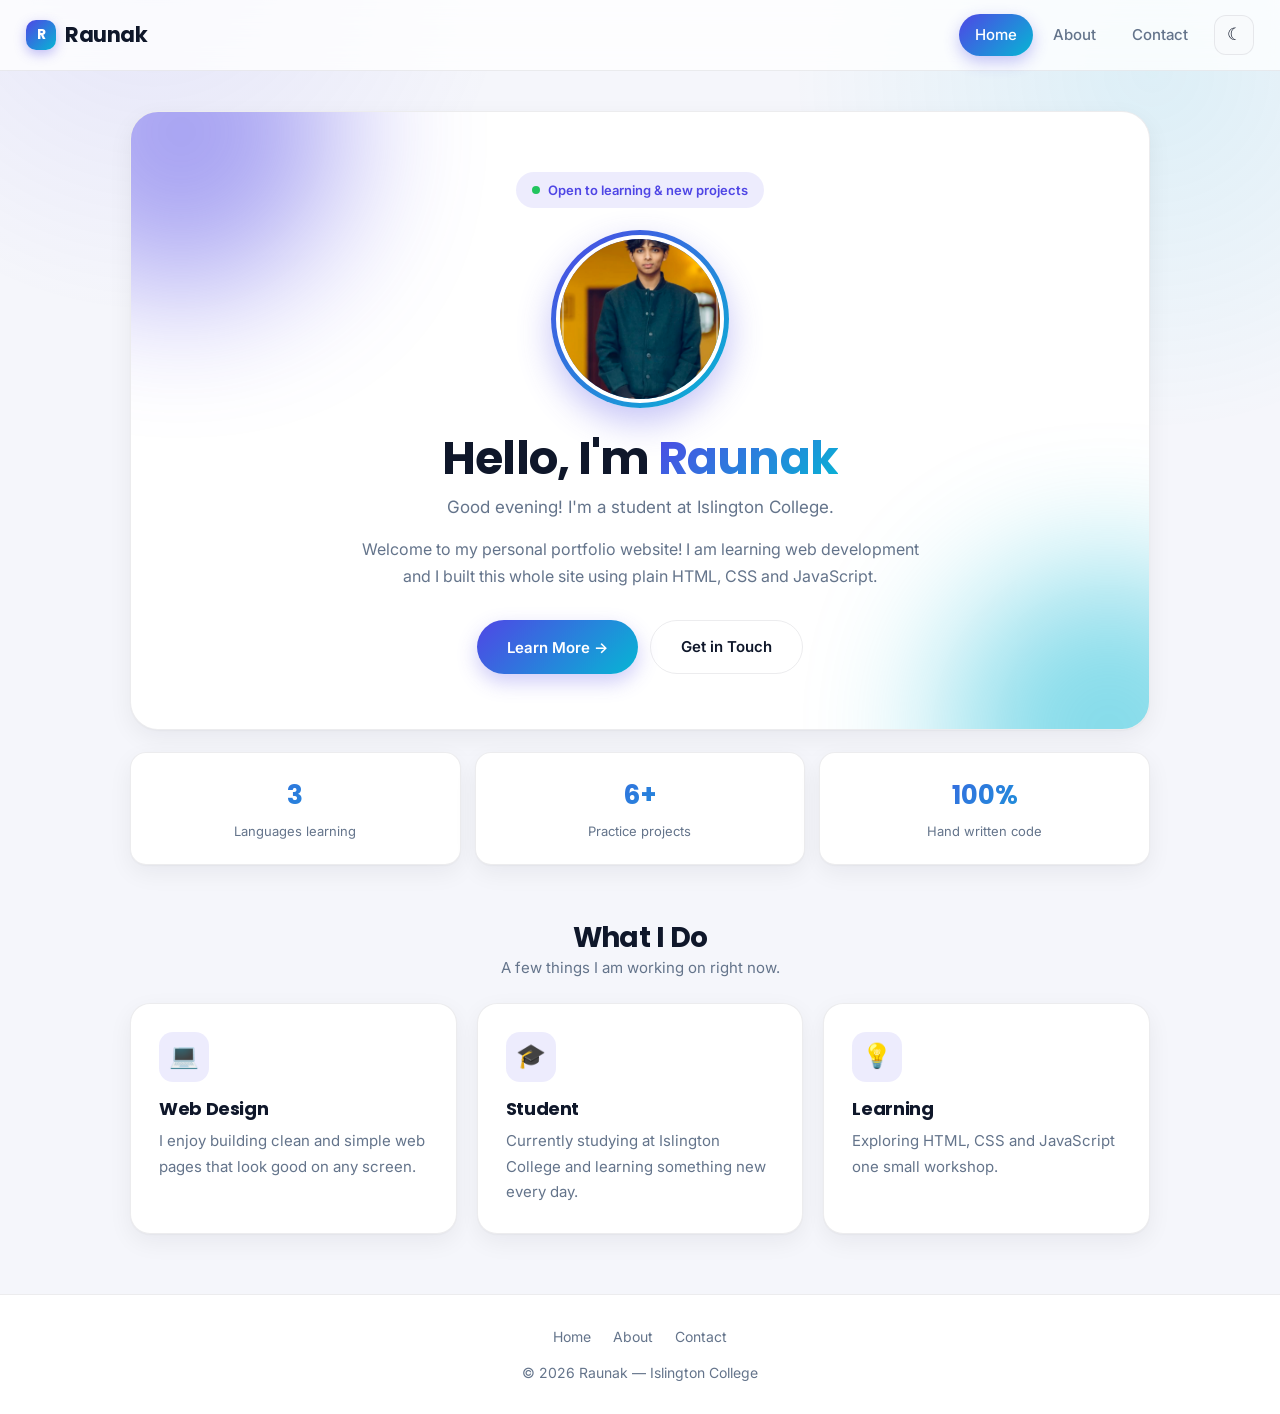
<file: index.html>
<!DOCTYPE html>
<html lang="en">
<head>
  <meta charset="UTF-8" />
  <!-- This line makes the site responsive on phones -->
  <meta name="viewport" content="width=device-width, initial-scale=1.0" />
  <title>Raunak | Home</title>

  <!-- Nicer fonts -->
  <link rel="preconnect" href="https://fonts.googleapis.com" />
  <link rel="preconnect" href="https://fonts.gstatic.com" crossorigin />
  <link href="https://fonts.googleapis.com/css2?family=Inter:wght@400;500;600&family=Poppins:wght@600;700&display=swap" rel="stylesheet" />

  <link rel="stylesheet" href="style.css" />

  <!-- Applies the saved theme before the page paints, so it never flashes white -->
  <script>
    document.documentElement.classList.add("js");
    if (localStorage.getItem("theme") === "dark") {
      document.documentElement.setAttribute("data-theme", "dark");
    }
  </script>
</head>
<body>

  <!-- ===== NAVIGATION BAR ===== -->
  <header class="navbar">
    <a href="index.html" class="logo">
      <span class="logo-dot">R</span> Raunak
    </a>

    <div class="nav-right">
      <nav>
        <ul class="nav-links" id="navLinks">
          <li><a href="index.html" class="active">Home</a></li>
          <li><a href="about.html">About</a></li>
          <li><a href="contact.html">Contact</a></li>
        </ul>
      </nav>

      <!-- Switches between light and dark colours -->
      <button class="icon-btn" id="themeBtn" onclick="toggleTheme()" title="Change theme">&#9790;</button>

      <!-- Menu button that only shows on small screens -->
      <button class="icon-btn menu-btn" onclick="toggleMenu()" title="Menu">&#9776;</button>
    </div>
  </header>

  <!-- ===== HERO SECTION (main welcome area) ===== -->
  <main>
    <section class="hero reveal">
      <span class="badge"><span class="dot"></span> Open to learning &amp; new projects</span>

      <!-- My photo from the images folder -->
      <div class="photo-ring">
        <img src="images/raunak.jpeg" alt="Photo of Raunak" class="hero-photo" />
      </div>

      <h1>Hello, I'm <span class="blue">Raunak</span></h1>
      <p class="subtitle">Student at Islington College</p>
      <p class="welcome">
        Welcome to my personal portfolio website! I am learning web development
        and I built this whole site using plain HTML, CSS and JavaScript.
      </p>

      <div class="hero-actions">
        <!-- The button calls a function inside script.js -->
        <button class="btn" onclick="learnMore()">Learn More &rarr;</button>
        <a href="contact.html" class="btn ghost">Get in Touch</a>
      </div>
    </section>

    <!-- ===== QUICK STATS ===== -->
    <section class="stats reveal">
      <div class="stat"><b>3</b><span>Languages learning</span></div>
      <div class="stat"><b>6+</b><span>Practice projects</span></div>
      <div class="stat"><b>100%</b><span>Hand written code</span></div>
    </section>

    <!-- ===== THREE SIMPLE CARDS ===== -->
    <div class="section-head reveal">
      <h2>What I Do</h2>
      <p>A few things I am working on right now.</p>
    </div>

    <section class="cards">
      <div class="card reveal">
        <div class="card-icon">&#128187;</div>
        <h3>Web Design</h3>
        <p>I enjoy building clean and simple web pages that look good on any screen.</p>
      </div>
      <div class="card reveal">
        <div class="card-icon">&#127891;</div>
        <h3>Student</h3>
        <p>Currently studying at Islington College and learning something new every day.</p>
      </div>
      <div class="card reveal">
        <div class="card-icon">&#128161;</div>
        <h3>Learning</h3>
        <p>Exploring HTML, CSS and JavaScript one small workshop.</p>
      </div>
    </section>
  </main>

  <!-- ===== FOOTER ===== -->
  <footer>
    <div class="footer-links">
      <a href="index.html">Home</a>
      <a href="about.html">About</a>
      <a href="contact.html">Contact</a>
    </div>
    <p>&copy; 2026 Raunak &mdash; Islington College</p>
  </footer>

  <script src="script.js"></script>
</body>
</html>
</file>
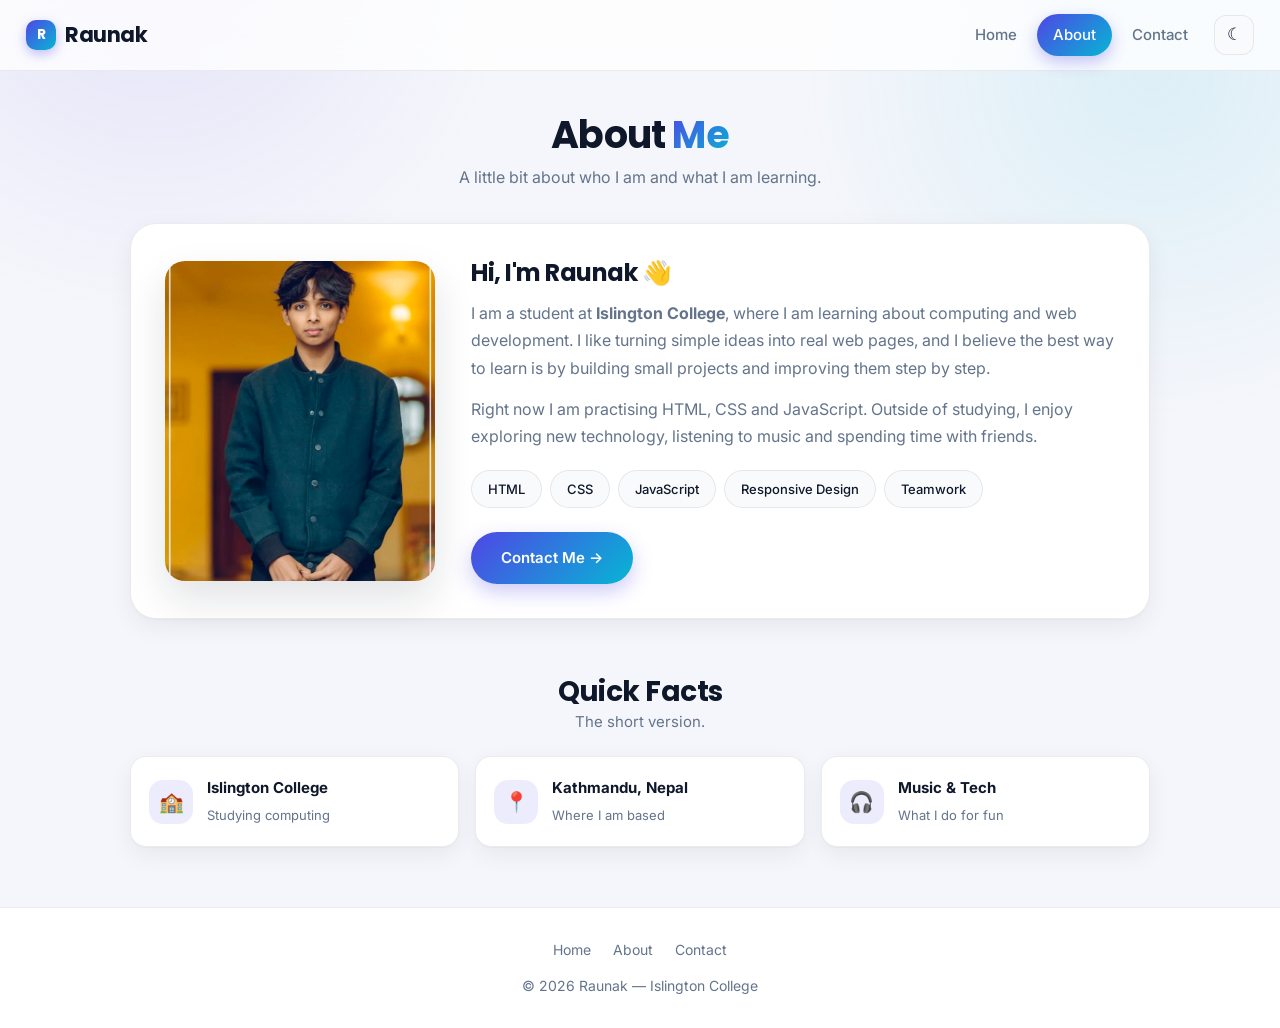
<file: about.html>
<!DOCTYPE html>
<html lang="en">
<head>
  <meta charset="UTF-8" />
  <meta name="viewport" content="width=device-width, initial-scale=1.0" />
  <title>Raunak | About</title>

  <!-- Nicer fonts -->
  <link rel="preconnect" href="https://fonts.googleapis.com" />
  <link rel="preconnect" href="https://fonts.gstatic.com" crossorigin />
  <link href="https://fonts.googleapis.com/css2?family=Inter:wght@400;500;600&family=Poppins:wght@600;700&display=swap" rel="stylesheet" />

  <link rel="stylesheet" href="style.css" />

  <!-- Applies the saved theme before the page paints, so it never flashes white -->
  <script>
    document.documentElement.classList.add("js");
    if (localStorage.getItem("theme") === "dark") {
      document.documentElement.setAttribute("data-theme", "dark");
    }
  </script>
</head>
<body>

  <!-- ===== NAVIGATION BAR ===== -->
  <header class="navbar">
    <a href="index.html" class="logo">
      <span class="logo-dot">R</span> Raunak
    </a>

    <div class="nav-right">
      <nav>
        <ul class="nav-links" id="navLinks">
          <li><a href="index.html">Home</a></li>
          <li><a href="about.html" class="active">About</a></li>
          <li><a href="contact.html">Contact</a></li>
        </ul>
      </nav>

      <button class="icon-btn" id="themeBtn" onclick="toggleTheme()" title="Change theme">&#9790;</button>
      <button class="icon-btn menu-btn" onclick="toggleMenu()" title="Menu">&#9776;</button>
    </div>
  </header>

  <main>
    <h2 class="page-title reveal">About <span class="blue">Me</span></h2>
    <p class="page-sub reveal">A little bit about who I am and what I am learning.</p>

    <!-- ===== ABOUT CARD (image on the left, text on the right) ===== -->
    <section class="about-card reveal">
      <!-- Change this to images/photo2.jpg when you add another picture -->
      <img src="images/raunak.jpeg" alt="Raunak" class="about-photo" />

      <div class="about-text">
        <h3>Hi, I'm Raunak &#128075;</h3>
        <p>
          I am a student at <strong>Islington College</strong>, where I am learning
          about computing and web development. I like turning simple ideas into
          real web pages, and I believe the best way to learn is by building
          small projects and improving them step by step.
        </p>
        <p>
          Right now I am practising HTML, CSS and JavaScript. Outside of studying,
          I enjoy exploring new technology, listening to music and spending time
          with friends.
        </p>

        <!-- ===== SKILL TAGS ===== -->
        <div class="skills">
          <span class="tag">HTML</span>
          <span class="tag">CSS</span>
          <span class="tag">JavaScript</span>
          <span class="tag">Responsive Design</span>
          <span class="tag">Teamwork</span>
        </div>

        <a href="contact.html" class="btn">Contact Me &rarr;</a>
      </div>
    </section>

    <!-- ===== QUICK FACTS ===== -->
    <div class="section-head reveal">
      <h2>Quick Facts</h2>
      <p>The short version.</p>
    </div>

    <section class="facts">
      <div class="fact reveal">
        <div class="card-icon">&#127979;</div>
        <div>
          <b>Islington College</b>
          <span>Studying computing</span>
        </div>
      </div>
      <div class="fact reveal">
        <div class="card-icon">&#128205;</div>
        <div>
          <b>Kathmandu, Nepal</b>
          <span>Where I am based</span>
        </div>
      </div>
      <div class="fact reveal">
        <div class="card-icon">&#127911;</div>
        <div>
          <b>Music &amp; Tech</b>
          <span>What I do for fun</span>
        </div>
      </div>
    </section>
  </main>

  <footer>
    <div class="footer-links">
      <a href="index.html">Home</a>
      <a href="about.html">About</a>
      <a href="contact.html">Contact</a>
    </div>
    <p>&copy; 2026 Raunak &mdash; Islington College</p>
  </footer>

  <script src="script.js"></script>
</body>
</html>
</file>
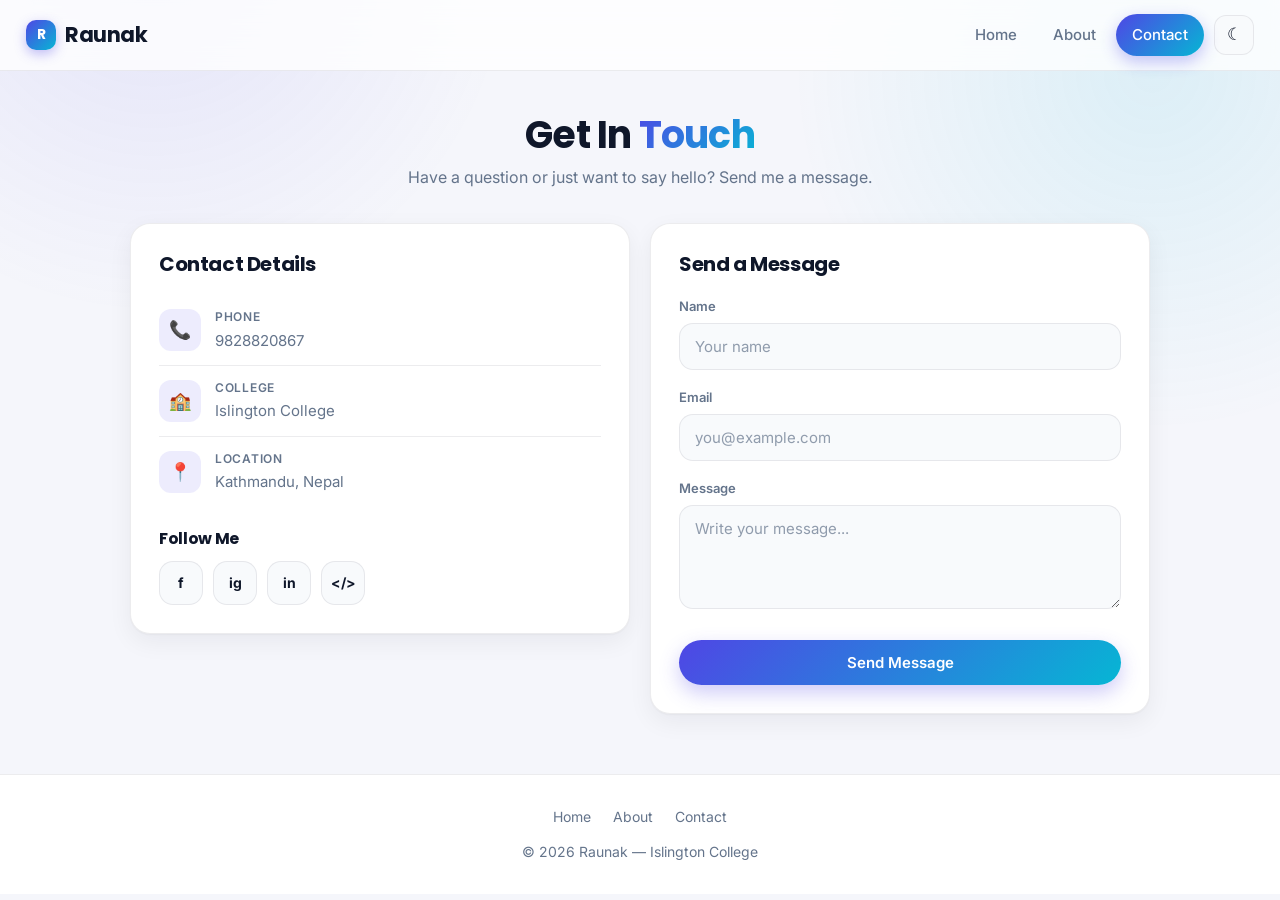
<file: contact.html>
<!DOCTYPE html>
<html lang="en">
<head>
  <meta charset="UTF-8" />
  <meta name="viewport" content="width=device-width, initial-scale=1.0" />
  <title>Raunak | Contact</title>

  <!-- Nicer fonts -->
  <link rel="preconnect" href="https://fonts.googleapis.com" />
  <link rel="preconnect" href="https://fonts.gstatic.com" crossorigin />
  <link href="https://fonts.googleapis.com/css2?family=Inter:wght@400;500;600&family=Poppins:wght@600;700&display=swap" rel="stylesheet" />

  <link rel="stylesheet" href="style.css" />

  <!-- Applies the saved theme before the page paints, so it never flashes white -->
  <script>
    document.documentElement.classList.add("js");
    if (localStorage.getItem("theme") === "dark") {
      document.documentElement.setAttribute("data-theme", "dark");
    }
  </script>
</head>
<body>

  <!-- ===== NAVIGATION BAR ===== -->
  <header class="navbar">
    <a href="index.html" class="logo">
      <span class="logo-dot">R</span> Raunak
    </a>

    <div class="nav-right">
      <nav>
        <ul class="nav-links" id="navLinks">
          <li><a href="index.html">Home</a></li>
          <li><a href="about.html">About</a></li>
          <li><a href="contact.html" class="active">Contact</a></li>
        </ul>
      </nav>

      <button class="icon-btn" id="themeBtn" onclick="toggleTheme()" title="Change theme">&#9790;</button>
      <button class="icon-btn menu-btn" onclick="toggleMenu()" title="Menu">&#9776;</button>
    </div>
  </header>

  <main>
    <h2 class="page-title reveal">Get In <span class="blue">Touch</span></h2>
    <p class="page-sub reveal">Have a question or just want to say hello? Send me a message.</p>

    <section class="contact-wrap">

      <!-- ===== LEFT SIDE: MY DETAILS ===== -->
      <div class="card info-card reveal">
        <h3>Contact Details</h3>

        <p class="info-line">
          <span class="icon">&#128222;</span>
          <span><b>Phone</b>9828820867</span>
        </p>
        <p class="info-line">
          <span class="icon">&#127979;</span>
          <span><b>College</b>Islington College</span>
        </p>
        <p class="info-line">
          <span class="icon">&#128205;</span>
          <span><b>Location</b>Kathmandu, Nepal</span>
        </p>

        <h4>Follow Me</h4>
        <!-- Simple social icons made with text so no extra image files are needed -->
        <div class="socials">
          <a href="#" class="social" title="Facebook">f</a>
          <a href="#" class="social" title="Instagram">ig</a>
          <a href="#" class="social" title="LinkedIn">in</a>
          <a href="#" class="social" title="GitHub">&lt;/&gt;</a>
        </div>
      </div>

      <!-- ===== RIGHT SIDE: THE FORM ===== -->
      <div class="card form-card reveal">
        <h3>Send a Message</h3>

        <!-- onsubmit runs a function in script.js instead of sending data to a server -->
        <form onsubmit="sendMessage(event)">
          <label for="name">Name</label>
          <input type="text" id="name" placeholder="Your name" required />

          <label for="email">Email</label>
          <input type="email" id="email" placeholder="you@example.com" required />

          <label for="message">Message</label>
          <textarea id="message" rows="4" placeholder="Write your message..." required></textarea>

          <button type="submit" class="btn full">Send Message</button>
        </form>

        <!-- This empty box gets filled by JavaScript after you submit -->
        <p id="formMsg" class="form-msg"></p>
      </div>

    </section>
  </main>

  <footer>
    <div class="footer-links">
      <a href="index.html">Home</a>
      <a href="about.html">About</a>
      <a href="contact.html">Contact</a>
    </div>
    <p>&copy; 2026 Raunak &mdash; Islington College</p>
  </footer>

  <script src="script.js"></script>
</body>
</html>
</file>
<file: style.css>
/* =========================================
   PERSONAL PORTFOLIO - STYLE SHEET
   A modern look built with gradients, soft
   shadows, rounded cards and a dark mode.
   ========================================= */

/* ---- 1. COLOUR VARIABLES ----
   Change a colour here and the whole site updates. */
:root {
  --accent: #4f46e5;         /* indigo - main brand colour */
  --accent-2: #06b6d4;       /* cyan - used in gradients */
  --accent-soft: rgba(79, 70, 229, 0.10);
  --gradient: linear-gradient(135deg, var(--accent), var(--accent-2));

  --bg: #f5f6fb;             /* page background */
  --surface: #ffffff;        /* cards and navbar */
  --surface-2: #f8fafc;      /* inputs and tags */
  --text: #0f172a;           /* main text */
  --muted: #64748b;          /* softer text */
  --border: rgba(15, 23, 42, 0.08);

  --shadow: 0 1px 2px rgba(15, 23, 42, 0.04), 0 8px 24px rgba(15, 23, 42, 0.06);
  --shadow-lg: 0 18px 40px rgba(15, 23, 42, 0.12);
  --radius: 20px;
}

/* ---- DARK MODE ----
   The button in the navbar puts data-theme="dark"
   on the <html> tag and these colours take over. */
[data-theme="dark"] {
  --accent: #818cf8;
  --accent-2: #22d3ee;
  --accent-soft: rgba(129, 140, 248, 0.14);

  --bg: #0b1020;
  --surface: #121a2f;
  --surface-2: #1a2440;
  --text: #e6ebf5;
  --muted: #94a3b8;
  --border: rgba(255, 255, 255, 0.09);

  --shadow: 0 1px 2px rgba(0, 0, 0, 0.3), 0 8px 24px rgba(0, 0, 0, 0.35);
  --shadow-lg: 0 18px 40px rgba(0, 0, 0, 0.5);
}

/* ---- 2. BASIC RESET ----
   Removes the default spacing browsers add. */
* {
  margin: 0;
  padding: 0;
  box-sizing: border-box;
}

html {
  scroll-behavior: smooth;
}

body {
  font-family: "Inter", "Segoe UI", Arial, Helvetica, sans-serif;
  background: var(--bg);
  color: var(--text);
  line-height: 1.7;
  -webkit-font-smoothing: antialiased;
  transition: background 0.3s, color 0.3s;
}

/* Soft coloured glow behind the whole page */
body::before {
  content: "";
  position: fixed;
  inset: 0;
  z-index: -1;
  pointer-events: none;
  background:
    radial-gradient(600px circle at 12% -5%, var(--accent-soft), transparent 60%),
    radial-gradient(600px circle at 90% 8%, rgba(6, 182, 212, 0.10), transparent 60%);
}

h1, h2, h3, h4 {
  font-family: "Poppins", "Segoe UI", Arial, sans-serif;
  line-height: 1.25;
  letter-spacing: -0.02em;
}

main {
  max-width: 1060px;
  margin: 0 auto;      /* centres the page content */
  padding: 40px 20px 60px 20px;
}

/* =========================================
   3. NAVIGATION BAR
   ========================================= */
.navbar {
  display: flex;
  justify-content: space-between;
  align-items: center;
  gap: 14px;
  padding: 14px 26px;
  background: var(--surface);   /* fallback for older browsers */
  background: color-mix(in srgb, var(--surface) 78%, transparent);
  backdrop-filter: blur(14px);        /* frosted glass effect */
  -webkit-backdrop-filter: blur(14px);
  border-bottom: 1px solid var(--border);
  position: sticky;                   /* stays at the top when scrolling */
  top: 0;
  z-index: 20;
}

.logo {
  font-family: "Poppins", sans-serif;
  font-size: 21px;
  font-weight: 700;
  letter-spacing: -0.02em;
  color: var(--text);
  text-decoration: none;
  display: flex;
  align-items: center;
  gap: 9px;
}

/* Small gradient circle next to my name */
.logo-dot {
  width: 30px;
  height: 30px;
  border-radius: 10px;
  background: var(--gradient);
  color: #fff;
  font-size: 14px;
  display: grid;
  place-items: center;
  box-shadow: 0 4px 12px rgba(79, 70, 229, 0.35);
}

.nav-right {
  display: flex;
  align-items: center;
  gap: 10px;
}

.nav-links {
  display: flex;
  list-style: none;    /* removes the bullet points */
  gap: 4px;
}

.nav-links a {
  position: relative;
  display: block;
  text-decoration: none;
  color: var(--muted);
  font-size: 15px;
  font-weight: 500;
  padding: 8px 16px;
  border-radius: 999px;
  transition: color 0.25s, background 0.25s;
}

/* Hover effect for the menu links */
.nav-links a:hover {
  color: var(--text);
  background: var(--surface-2);
}

/* The page you are currently on */
.nav-links a.active {
  color: #fff;
  background: var(--gradient);
  box-shadow: 0 6px 16px rgba(79, 70, 229, 0.32);
}

/* Round buttons in the navbar (theme + hamburger) */
.icon-btn {
  width: 40px;
  height: 40px;
  display: grid;
  place-items: center;
  font-size: 17px;
  background: var(--surface-2);
  color: var(--text);
  border: 1px solid var(--border);
  border-radius: 12px;
  cursor: pointer;
  transition: transform 0.2s, border-color 0.2s;
}

.icon-btn:hover {
  transform: translateY(-2px);
  border-color: var(--accent);
}

/* Hamburger button - hidden on desktop, shown on mobile */
.menu-btn {
  display: none;
}

/* =========================================
   4. BUTTONS
   ========================================= */
.btn {
  display: inline-flex;
  align-items: center;
  justify-content: center;
  gap: 8px;
  background: var(--gradient);
  color: #fff;
  border: none;
  padding: 13px 30px;
  font-family: inherit;
  font-size: 15px;
  font-weight: 600;
  border-radius: 999px;
  cursor: pointer;
  text-decoration: none;
  box-shadow: 0 8px 20px rgba(79, 70, 229, 0.28);
  transition: transform 0.25s, box-shadow 0.25s;
}

/* Button lifts up slightly when you point at it */
.btn:hover {
  transform: translateY(-3px);
  box-shadow: 0 14px 28px rgba(79, 70, 229, 0.38);
}

.btn:active {
  transform: translateY(-1px);
}

/* Outlined version for the secondary action */
.btn.ghost {
  background: transparent;
  color: var(--text);
  border: 1px solid var(--border);
  box-shadow: none;
}

.btn.ghost:hover {
  border-color: var(--accent);
  color: var(--accent);
  box-shadow: 0 10px 22px rgba(15, 23, 42, 0.08);
}

.btn.full {
  width: 100%;         /* used for the form button */
}

/* =========================================
   5. HOME PAGE - HERO
   ========================================= */
.hero {
  position: relative;
  overflow: hidden;
  background: var(--surface);
  border: 1px solid var(--border);
  text-align: center;
  padding: 60px 28px 55px 28px;
  border-radius: 28px;
  box-shadow: var(--shadow);
}

/* Two soft blurred circles floating in the background */
.hero::before,
.hero::after {
  content: "";
  position: absolute;
  width: 320px;
  height: 320px;
  border-radius: 50%;
  filter: blur(70px);
  opacity: 0.5;
  z-index: 0;
  animation: float 14s ease-in-out infinite;
}

.hero::before {
  background: var(--accent);
  top: -140px;
  left: -110px;
}

.hero::after {
  background: var(--accent-2);
  bottom: -160px;
  right: -120px;
  animation-delay: -7s;
}

@keyframes float {
  0%, 100% { transform: translate(0, 0); }
  50%      { transform: translate(24px, 26px); }
}

/* Keeps the text above the blurred circles */
.hero > * {
  position: relative;
  z-index: 1;
}

/* Small pill above the heading */
.badge {
  display: inline-flex;
  align-items: center;
  gap: 8px;
  background: var(--accent-soft);
  color: var(--accent);
  font-size: 13px;
  font-weight: 600;
  padding: 7px 16px;
  border-radius: 999px;
  margin-bottom: 22px;
}

.badge .dot {
  width: 8px;
  height: 8px;
  border-radius: 50%;
  background: #22c55e;
  box-shadow: 0 0 0 0 rgba(34, 197, 94, 0.6);
  animation: pulse 2s infinite;
}

@keyframes pulse {
  70%  { box-shadow: 0 0 0 8px rgba(34, 197, 94, 0); }
  100% { box-shadow: 0 0 0 0 rgba(34, 197, 94, 0); }
}

/* Photo with a gradient ring around it */
.photo-ring {
  width: 178px;
  height: 178px;
  margin: 0 auto 22px auto;
  padding: 5px;
  border-radius: 50%;
  background: var(--gradient);
  box-shadow: 0 14px 34px rgba(79, 70, 229, 0.32);
}

.hero-photo {
  width: 100%;
  height: 100%;
  object-fit: cover;         /* stops the photo from stretching */
  border-radius: 50%;        /* makes it a circle */
  border: 4px solid var(--surface);
  display: block;
}

.hero h1 {
  font-size: clamp(30px, 5vw, 46px);
  font-weight: 700;
  margin-bottom: 6px;
}

/* Gradient coloured text for my name */
.blue {
  background: var(--gradient);
  -webkit-background-clip: text;
  background-clip: text;
  -webkit-text-fill-color: transparent;
}

.subtitle {
  color: var(--muted);
  font-size: 17px;
  margin-bottom: 14px;
}

.welcome {
  max-width: 570px;
  color: var(--muted);
  margin: 0 auto 30px auto;
}

.hero-actions {
  display: flex;
  flex-wrap: wrap;
  gap: 12px;
  justify-content: center;
}

/* ---- QUICK STATS STRIP ---- */
.stats {
  display: grid;
  grid-template-columns: repeat(3, 1fr);
  gap: 14px;
  margin-top: 22px;
}

.stat {
  background: var(--surface);
  border: 1px solid var(--border);
  border-radius: 16px;
  padding: 20px 14px;
  text-align: center;
  box-shadow: var(--shadow);
}

.stat b {
  display: block;
  font-family: "Poppins", sans-serif;
  font-size: 26px;
  background: var(--gradient);
  -webkit-background-clip: text;
  background-clip: text;
  -webkit-text-fill-color: transparent;
}

.stat span {
  font-size: 13px;
  color: var(--muted);
}

/* ---- SECTION HEADINGS ---- */
.section-head {
  text-align: center;
  margin: 55px 0 22px 0;
}

.section-head h2 {
  font-size: 28px;
}

.section-head p {
  color: var(--muted);
  font-size: 15px;
}

/* =========================================
   6. CARDS (used on Home and Contact)
   ========================================= */
.cards {
  display: grid;
  /* Cards fit side by side, then stack automatically on small screens */
  grid-template-columns: repeat(auto-fit, minmax(250px, 1fr));
  gap: 20px;
}

.card {
  position: relative;
  overflow: hidden;
  background: var(--surface);
  border: 1px solid var(--border);
  padding: 28px;
  border-radius: var(--radius);
  box-shadow: var(--shadow);
  transition: transform 0.3s, box-shadow 0.3s, border-color 0.3s;
}

/* Thin gradient line that slides in along the top on hover */
.card::before {
  content: "";
  position: absolute;
  top: 0;
  left: 0;
  right: 0;
  height: 3px;
  background: var(--gradient);
  transform: scaleX(0);
  transform-origin: left;
  transition: transform 0.35s;
}

.card:hover::before {
  transform: scaleX(1);
}

.card:hover {
  transform: translateY(-6px);
  box-shadow: var(--shadow-lg);
  border-color: color-mix(in srgb, var(--accent) 35%, transparent);
}

/* Rounded square that holds the emoji icon */
.card-icon {
  width: 50px;
  height: 50px;
  display: grid;
  place-items: center;
  font-size: 24px;
  background: var(--accent-soft);
  border-radius: 14px;
  margin-bottom: 16px;
}

.card h3 {
  font-size: 18px;
  margin-bottom: 8px;
}

.card p {
  color: var(--muted);
  font-size: 15px;
}

/* =========================================
   7. ABOUT PAGE
   ========================================= */
.page-title {
  text-align: center;
  font-size: clamp(28px, 5vw, 38px);
  margin-bottom: 6px;
}

.page-sub {
  text-align: center;
  color: var(--muted);
  margin-bottom: 32px;
}

.about-card {
  display: flex;
  gap: 36px;
  align-items: center;
  background: var(--surface);
  border: 1px solid var(--border);
  padding: 34px;
  border-radius: 26px;
  box-shadow: var(--shadow);
}

.about-photo {
  width: 270px;
  height: 320px;
  object-fit: cover;
  border-radius: 20px;
  flex-shrink: 0;     /* keeps the photo from squashing */
  box-shadow: var(--shadow-lg);
}

.about-text h3 {
  font-size: 24px;
  margin-bottom: 12px;
}

.about-text p {
  color: var(--muted);
  margin-bottom: 14px;
}

/* Small skill labels */
.skills {
  display: flex;
  flex-wrap: wrap;
  gap: 8px;
  margin: 20px 0 24px 0;
}

.tag {
  display: inline-block;
  background: var(--surface-2);
  border: 1px solid var(--border);
  color: var(--text);
  padding: 7px 16px;
  border-radius: 999px;
  font-size: 13px;
  font-weight: 500;
  transition: 0.25s;
}

.tag:hover {
  background: var(--gradient);
  color: #fff;
  border-color: transparent;
  transform: translateY(-2px);
}

/* ---- QUICK FACTS LIST ---- */
.facts {
  display: grid;
  grid-template-columns: repeat(auto-fit, minmax(220px, 1fr));
  gap: 16px;
  margin-top: 22px;
}

.fact {
  display: flex;
  align-items: center;
  gap: 14px;
  background: var(--surface);
  border: 1px solid var(--border);
  border-radius: 16px;
  padding: 18px;
  box-shadow: var(--shadow);
  transition: transform 0.3s;
}

.fact:hover {
  transform: translateY(-4px);
}

.fact .card-icon {
  margin-bottom: 0;
  flex-shrink: 0;
  width: 44px;
  height: 44px;
  font-size: 20px;
}

.fact b {
  display: block;
  font-size: 15px;
}

.fact span {
  font-size: 13px;
  color: var(--muted);
}

/* =========================================
   8. CONTACT PAGE
   ========================================= */
.contact-wrap {
  display: grid;
  grid-template-columns: repeat(auto-fit, minmax(290px, 1fr));
  gap: 20px;
  align-items: start;
}

.info-card h3,
.form-card h3 {
  font-size: 20px;
  margin-bottom: 18px;
}

.info-line {
  display: flex;
  align-items: center;
  gap: 14px;
  padding: 12px 0;
  border-bottom: 1px solid var(--border);
}

.info-line:last-of-type {
  border-bottom: none;
}

/* Round coloured circle behind each contact icon */
.icon {
  width: 42px;
  height: 42px;
  flex-shrink: 0;
  display: grid;
  place-items: center;
  font-size: 18px;
  background: var(--accent-soft);
  border-radius: 12px;
}

.info-line b {
  display: block;
  font-size: 12px;
  text-transform: uppercase;
  letter-spacing: 0.06em;
  color: var(--muted);
  font-weight: 600;
}

.info-card h4 {
  margin: 22px 0 12px 0;
  font-size: 16px;
}

/* Round social icons */
.socials {
  display: flex;
  gap: 10px;
}

.social {
  width: 44px;
  height: 44px;
  display: grid;
  place-items: center;
  background: var(--surface-2);
  border: 1px solid var(--border);
  color: var(--text);
  border-radius: 14px;
  text-decoration: none;
  font-weight: 700;
  font-size: 14px;
  transition: 0.25s;
}

.social:hover {
  background: var(--gradient);
  color: #fff;
  border-color: transparent;
  transform: translateY(-4px);
  box-shadow: 0 10px 20px rgba(79, 70, 229, 0.3);
}

/* ---- FORM ---- */
label {
  display: block;
  margin: 16px 0 6px 0;
  font-size: 13px;
  font-weight: 600;
  color: var(--muted);
}

input,
textarea {
  width: 100%;
  padding: 13px 15px;
  background: var(--surface-2);
  border: 1px solid var(--border);
  border-radius: 14px;
  color: var(--text);
  font-family: inherit;
  font-size: 15px;
  resize: vertical;
  transition: border-color 0.25s, box-shadow 0.25s, background 0.25s;
}

input::placeholder,
textarea::placeholder {
  color: var(--muted);
  opacity: 0.7;
}

/* Coloured glow when you click inside a field */
input:focus,
textarea:focus {
  outline: none;
  background: var(--surface);
  border-color: var(--accent);
  box-shadow: 0 0 0 4px var(--accent-soft);
}

form .btn {
  margin-top: 22px;
}

/* Message shown by JavaScript after submitting */
.form-msg {
  display: none;
  margin-top: 16px;
  padding: 12px 16px;
  background: rgba(34, 197, 94, 0.12);
  border: 1px solid rgba(34, 197, 94, 0.35);
  border-radius: 14px;
  color: #16a34a;
  font-size: 14px;
  font-weight: 600;
  text-align: center;
}

/* JavaScript adds this class once the form is sent */
.form-msg.show {
  display: block;
  animation: rise 0.4s ease;
}

@keyframes rise {
  from { opacity: 0; transform: translateY(8px); }
  to   { opacity: 1; transform: translateY(0); }
}

/* =========================================
   9. FOOTER
   ========================================= */
footer {
  background: var(--surface);
  border-top: 1px solid var(--border);
  text-align: center;
  padding: 30px 20px;
  color: var(--muted);
  font-size: 14px;
}

.footer-links {
  display: flex;
  justify-content: center;
  gap: 22px;
  margin-bottom: 12px;
}

.footer-links a {
  color: var(--muted);
  text-decoration: none;
  font-size: 14px;
  transition: color 0.25s;
}

.footer-links a:hover {
  color: var(--accent);
}

/* =========================================
   10. SCROLL ANIMATION
   Elements fade upwards as they come into view.
   The "js" class is added by script.js, so the
   content still shows if JavaScript is off.
   ========================================= */
.js .reveal {
  opacity: 0;
  transform: translateY(24px);
  transition: opacity 0.6s ease, transform 0.6s ease;
}

.js .reveal.visible {
  opacity: 1;
  transform: translateY(0);
}

/* =========================================
   11. RESPONSIVE - phones and small tablets
   ========================================= */
@media (max-width: 760px) {

  .navbar {
    padding: 12px 18px;
  }

  /* Show the hamburger button */
  .menu-btn {
    display: grid;
  }

  /* Hide the menu until the button is clicked */
  .nav-links {
    display: none;
    flex-direction: column;
    gap: 6px;
    position: absolute;
    top: 72px;
    right: 16px;
    left: 16px;
    background: var(--surface);
    border: 1px solid var(--border);
    padding: 12px;
    border-radius: 18px;
    box-shadow: var(--shadow-lg);
  }

  /* JavaScript adds this class to open the menu */
  .nav-links.show {
    display: flex;
    animation: rise 0.25s ease;
  }

  .nav-links a {
    text-align: center;
  }

  .hero {
    padding: 45px 20px;
  }

  .stats {
    grid-template-columns: 1fr;
  }

  /* Stack the about card instead of side by side */
  .about-card {
    flex-direction: column;
    text-align: center;
    padding: 26px;
  }

  .about-photo {
    width: 100%;
    max-width: 280px;
    height: 300px;
  }

  .skills,
  .hero-actions {
    justify-content: center;
  }

  .info-line {
    text-align: left;
  }
}

/* Respect the system setting for people who prefer less motion */
@media (prefers-reduced-motion: reduce) {
  *,
  *::before,
  *::after {
    animation: none !important;
    transition: none !important;
  }
}
</file>
